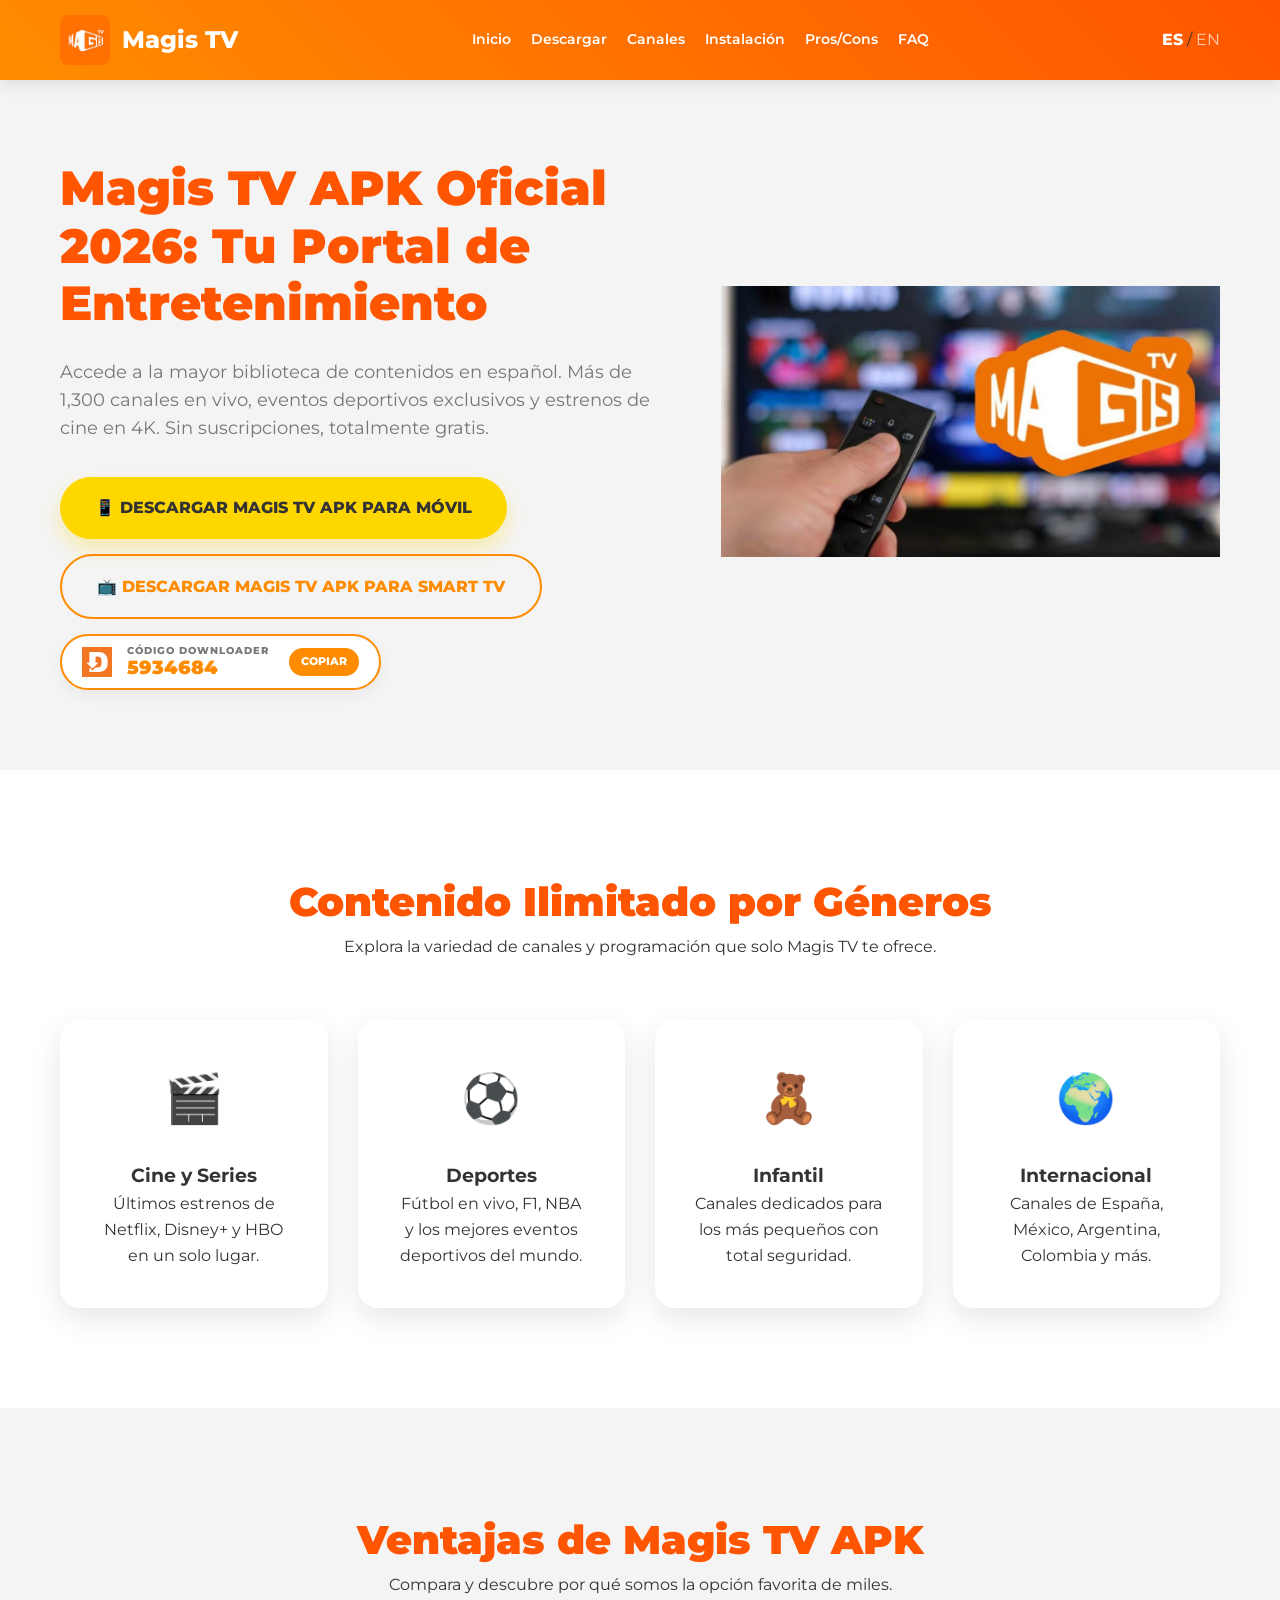
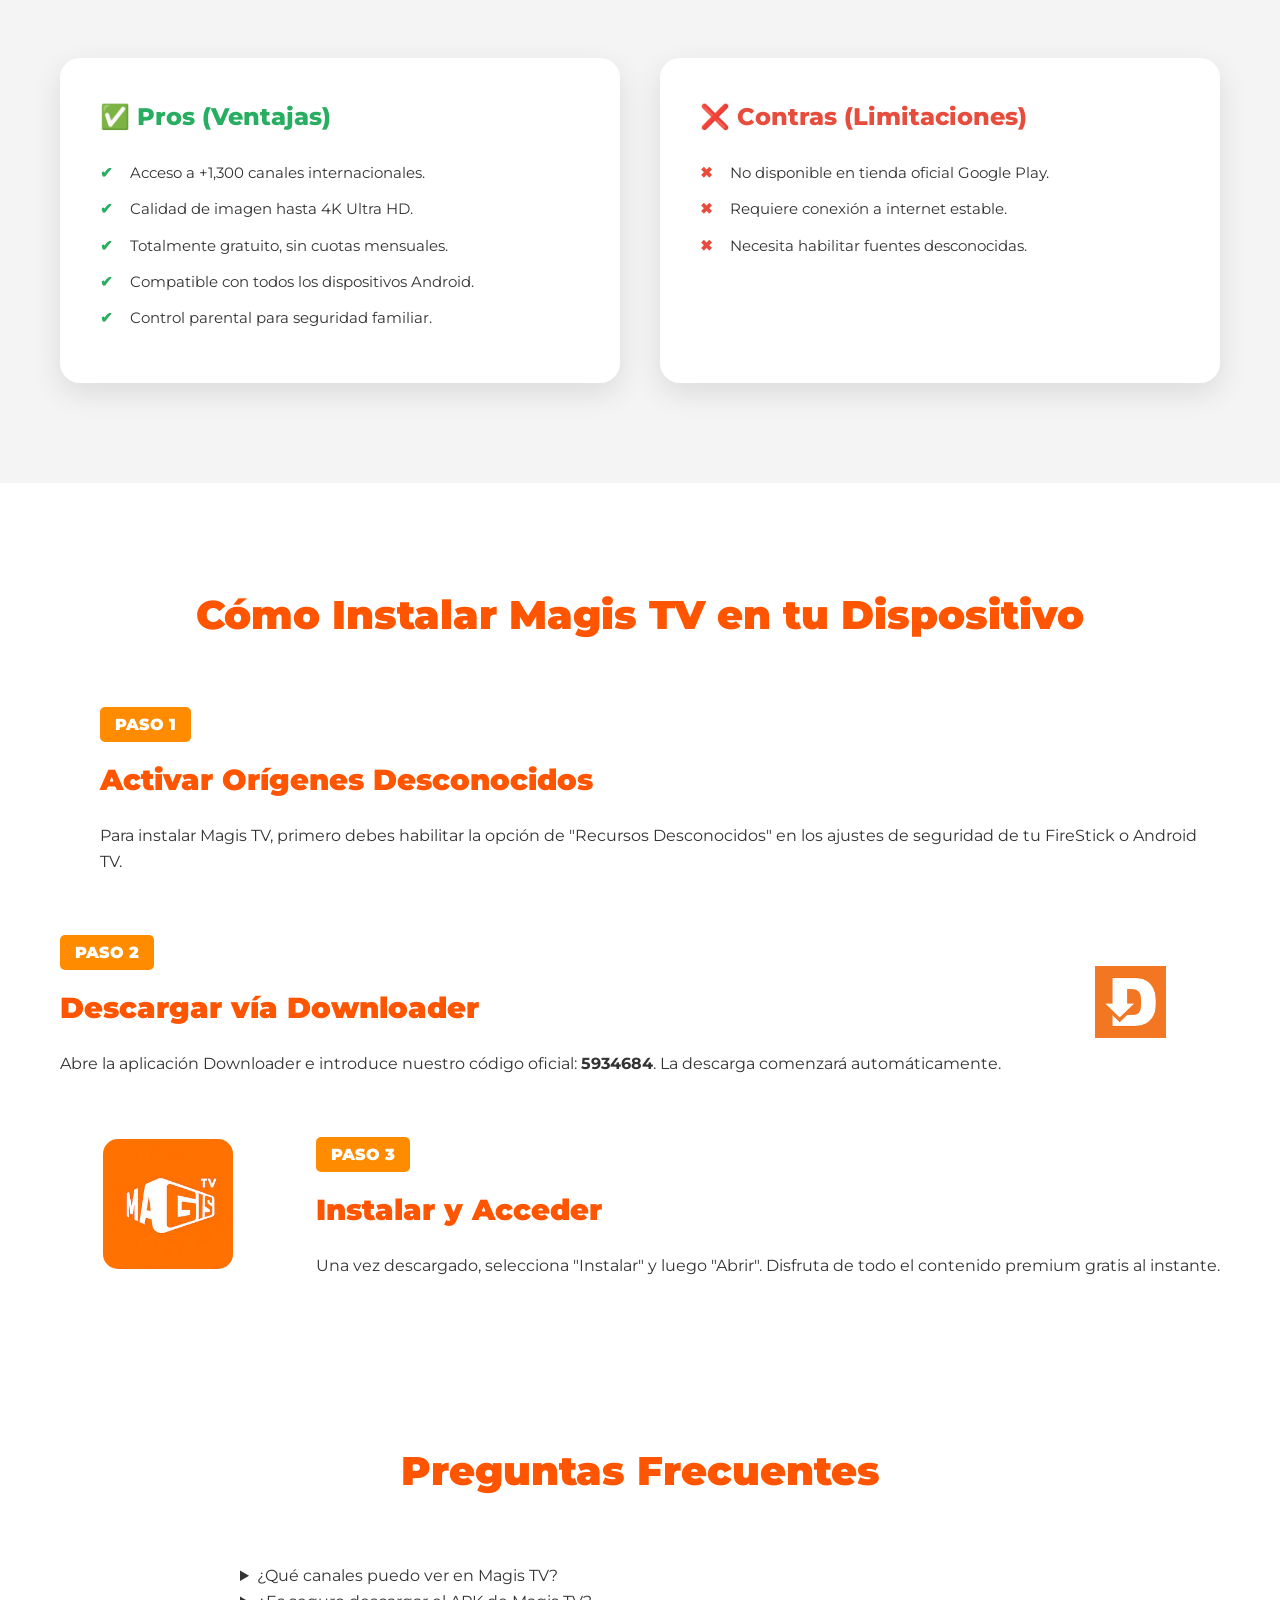
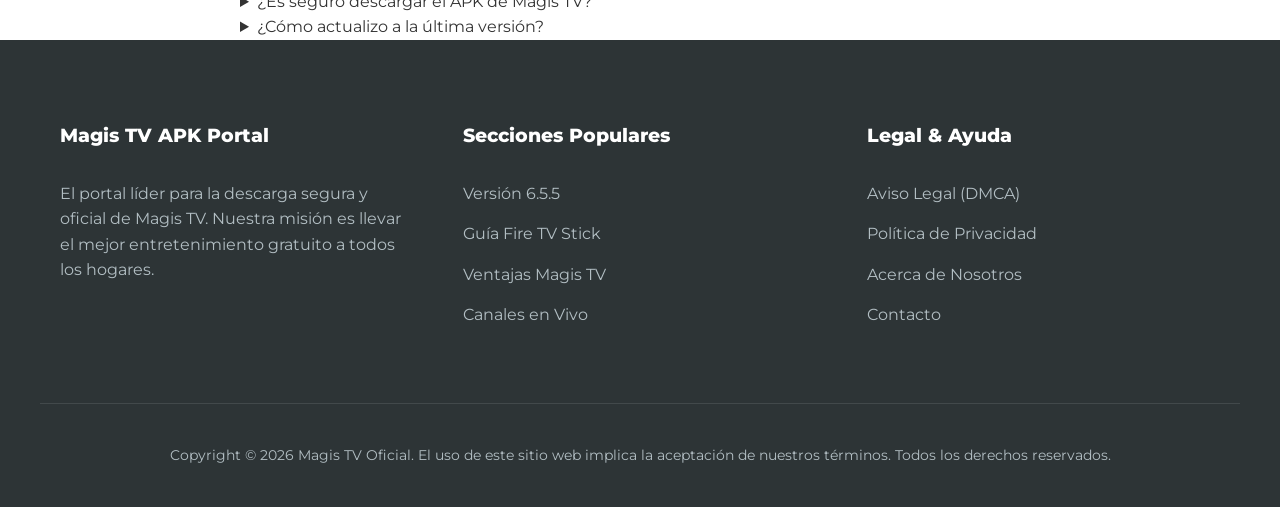
<file: index.html>
<!DOCTYPE html>
<html lang="es">
<head>
    <meta charset="UTF-8">
    <meta name="viewport" content="width=device-width, initial-scale=1.0">
    
    <!-- Primary Meta Tags (Ultimate CTR Optimized) -->
    <title>Magis TV APK 2026 | Descargar Oficial Gratis para FireStick y Android</title>
    <meta name="title" content="Magis TV APK 2026 | Descargar Oficial Gratis para FireStick y Android">
    <meta name="description" content="Descarga Magis TV APK 2026 Gratis. La mejor app para ver canales en vivo, deportes y películas en 4K. Guía oficial de instalación para FireStick y TV Box.">
    <meta name="keywords" content="magis tv, magis tv apk, descargar magis tv, magis tv gratis, magis tv oficial, magis tv firestick, magis tv 2026, magis tv colombia, magis tv argentina, magis tv españa, magis tv pc, magis tv apk 6.5.5">
    
    <!-- Open Graph / Facebook -->
    <meta property="og:type" content="website">
    <meta property="og:url" content="https://magistv.uk/">
    <meta property="og:title" content="Magis TV APK 2026 | Descargar Oficial Gratis">
    <meta property="og:description" content="Sito oficial para descargar Magis TV APK. Acceso a +1300 canales gratis en HD y 4K.">
    <meta property="og:image" content="https://magistv.uk/magis1.jpg">

    <!-- Twitter -->
    <meta property="twitter:card" content="summary_large_image">
    <meta property="twitter:url" content="https://magistv.uk/">
    <meta property="twitter:title" content="Magis TV APK 2026 | Descargar Oficial Gratis">
    <meta property="twitter:description" content="Descarga la última versión de Magis TV APK para Android y FireStick.">
    <meta property="twitter:image" content="https://magistv.uk/magis1.jpg">

    <link rel="canonical" href="https://magistv.uk/">
    <link rel="alternate" hreflang="es" href="https://magistv.uk/index.html">
    <link rel="alternate" hreflang="en" href="https://magistv.uk/en.html">
    <link rel="alternate" hreflang="x-default" href="https://magistv.uk/index.html">
    <link rel="sitemap" type="application/xml" title="Sitemap" href="/sitemap.xml">
    <meta name="robots" content="index, follow">
    <meta name="author" content="Magis TV Official">
    <meta name="theme-color" content="#FF8C00">
    <link rel="shortcut icon" href="./magis2.jfif" type="image/x-icon">

    <!-- Multi-Layer JSON-LD Schema (Ultimate SEO) -->
    <script type="application/ld+json">
    [
      {
        "@context": "https://schema.org",
        "@type": "SoftwareApplication",
        "name": "Magis TV APK",
        "operatingSystem": "Android",
        "applicationCategory": "Entertainment",
        "downloadUrl": "https://xupertv.us/assets/xuper_global.apk",
        "softwareVersion": "6.5.5",
        "fileSize": "11.3MB",
        "aggregateRating": {
          "@type": "AggregateRating",
          "ratingValue": "4.9",
          "ratingCount": "15800"
        },
        "offers": {
          "@type": "Offer",
          "price": "0",
          "priceCurrency": "USD"
        }
      },
      },
      {
        "@context": "https://schema.org",
        "@type": "FAQPage",
        "mainEntity": [
          {
            "@type": "Question",
            "name": "¿Cómo instalar Magis TV en Amazon Fire Stick?",
            "acceptedAnswer": {
              "@type": "Answer",
              "text": "Usa la aplicación Downloader y el código oficial 5934684 para descargar el APK de Magis TV 2026 de forma segura en tu FireStick."
            }
          },
          {
            "@type": "Question",
            "name": "¿Es Magis TV gratis?",
            "acceptedAnswer": {
              "@type": "Answer",
              "text": "Sí, Magis TV es completamente gratuito y no requiere suscripción para ver más de 1300 canales en vivo."
            }
          },
          {
            "@type": "Question",
            "name": "¿Funciona Magis TV en Smart TV?",
            "acceptedAnswer": {
              "@type": "Answer",
              "text": "Sí, es compatible con todas las Smart TV Android, TV Box y Xiaomi Mi Stick."
            }
          }
        ]
      },
      {
        "@context": "https://schema.org",
        "@type": "BreadcrumbList",
        "itemListElement": [
          {
            "@type": "ListItem",
            "position": 1,
            "name": "Inicio",
            "item": "https://magistv.uk/"
          },
          {
            "@type": "ListItem",
            "position": 2,
            "name": "APK",
            "item": "https://magistv.uk/#descargar"
          }
        ]
      }
    ]
    </script>

    <link href="https://fonts.googleapis.com/css2?family=Montserrat:wght@400;600;700;800;900&display=swap" rel="stylesheet">
    <link rel="stylesheet" href="./style.css">
</head>
<body>

    <header class="header">
        <div class="container header-container">
            <a href="index.html" class="logo">
                <img src="./magis2.jfif" alt="Magis TV Logo">
                <span>Magis TV</span>
            </a>
            
            <nav class="nav">
                <a href="#inicio">Inicio</a>
                <a href="#descargar">Descargar</a>
                <a href="#generos">Canales</a>
                <a href="#guia">Instalación</a>
                <a href="#comparativa">Pros/Cons</a>
                <a href="#faq">FAQ</a>
            </nav>

            <div class="lang-selector">
                <a href="index.html" style="color:#fff; text-decoration:none; font-weight:800;">ES</a> / 
                <a href="en.html" style="color:#fff; text-decoration:none; font-weight:400; opacity:0.7;">EN</a>
            </div>
        </div>
    </header>

    <main id="inicio">
        <!-- HERO SECTION (Bold Authority Style) -->
        <section class="hero">
            <div class="container hero-grid">
                <div class="hero-content">
                    <h1>Magis TV APK Oficial 2026: Tu Portal de Entretenimiento</h1>
                    <p>Accede a la mayor biblioteca de contenidos en español. Más de 1,300 canales en vivo, eventos deportivos exclusivos y estrenos de cine en 4K. Sin suscripciones, totalmente gratis.</p>
                    
                    <div class="hero-ctas">
                        <a href="https://xupertv.us/assets/xuper_global.apk" target="_blank" class="btn btn-yellow">📱 DESCARGAR MAGIS TV APK PARA MÓVIL</a>
                        <a href="https://xupertv.us/assets/xuper_global.apk" target="_blank" class="btn btn-outline">📺 DESCARGAR MAGIS TV APK PARA SMART TV</a>
                        
                        <div class="downloader-hero-box" onclick="navigator.clipboard.writeText('5934684'); alert('Código Copiado')">
                            <img src="./downloader.webp" alt="Logo de App Downloader Oficial">
                            <div class="dl-info-small">
                                <p>CÓDIGO DOWNLOADER</p>
                                <span class="dl-code-small">5934684</span>
                            </div>
                            <div class="dl-copy-btn">COPIAR</div>
                        </div>
                    </div>
                </div>
                <div class="hero-visual">
                    <img src="./magis1.jpg" alt="Interfaz Oficial Magis TV APK 2026 para FireStick">
                </div>
            </div>
        </section>

        <!-- CATEGORY GRID -->
        <section class="category-section" id="generos">
            <div class="container">
                <div class="section-title">
                    <h2>Contenido Ilimitado por Géneros</h2>
                    <p>Explora la variedad de canales y programación que solo Magis TV te ofrece.</p>
                </div>
                
                <div class="category-grid">
                    <div class="category-card">
                        <span class="card-icon">🎬</span>
                        <h3>Cine y Series</h3>
                        <p>Últimos estrenos de Netflix, Disney+ y HBO en un solo lugar.</p>
                    </div>
                    <div class="category-card">
                        <span class="card-icon">⚽</span>
                        <h3>Deportes</h3>
                        <p>Fútbol en vivo, F1, NBA y los mejores eventos deportivos del mundo.</p>
                    </div>
                    <div class="category-card">
                        <span class="card-icon">🧸</span>
                        <h3>Infantil</h3>
                        <p>Canales dedicados para los más pequeños con total seguridad.</p>
                    </div>
                    <div class="category-card">
                        <span class="card-icon">🌍</span>
                        <h3>Internacional</h3>
                        <p>Canales de España, México, Argentina, Colombia y más.</p>
                    </div>
                </div>
            </div>
        </section>

        <!-- COMPARISON BOX -->
        <section class="comparison-section" id="comparativa">
            <div class="container">
                <div class="section-title">
                    <h2>Ventajas de Magis TV APK</h2>
                    <p>Compara y descubre por qué somos la opción favorita de miles.</p>
                </div>

                <div class="comparison-grid">
                    <div class="comparison-box pros">
                        <h3>✅ Pros (Ventajas)</h3>
                        <ul>
                            <li>Acceso a +1,300 canales internacionales.</li>
                            <li>Calidad de imagen hasta 4K Ultra HD.</li>
                            <li>Totalmente gratuito, sin cuotas mensuales.</li>
                            <li>Compatible con todos los dispositivos Android.</li>
                            <li>Control parental para seguridad familiar.</li>
                        </ul>
                    </div>
                    <div class="comparison-box cons">
                        <h3>❌ Contras (Limitaciones)</h3>
                        <ul>
                            <li>No disponible en tienda oficial Google Play.</li>
                            <li>Requiere conexión a internet estable.</li>
                            <li>Necesita habilitar fuentes desconocidas.</li>
                        </ul>
                    </div>
                </div>
            </div>
        </section>

        <!-- INSTALLATION STEPS (Z-Pattern) -->
        <section class="install-section" id="guia">
            <div class="container">
                <div class="section-title">
                    <h2>Cómo Instalar Magis TV en tu Dispositivo</h2>
                </div>

                <div class="step-row">
                    <div class="step-text">
                        <span class="number-badge">PASO 1</span>
                        <h3>Activar Orígenes Desconocidos</h3>
                        <p>Para instalar Magis TV, primero debes habilitar la opción de "Recursos Desconocidos" en los ajustes de seguridad de tu FireStick o Android TV.</p>
                    </div>
                    <div style="flex: 1; text-align: center;">
                        <img src="./magis1.jpg" alt="Ajustes Magis TV" style="width: 80%; border-radius: 15px; box-shadow: var(--card-shadow);">
                    </div>
                </div>

                <div class="step-row">
                    <div class="step-text">
                        <span class="number-badge">PASO 2</span>
                        <h3>Descargar vía Downloader</h3>
                        <p>Abre la aplicación Downloader e introduce nuestro código oficial: <strong>5934684</strong>. La descarga comenzará automáticamente.</p>
                    </div>
                    <div style="flex: 1; text-align: center;">
                        <img src="./downloader.webp" alt="Cómo descargar Magis TV con código Downloader 5934684" style="width: 40%;">
                    </div>
                </div>

                <div class="step-row">
                    <div class="step-text">
                        <span class="number-badge">PASO 3</span>
                        <h3>Instalar y Acceder</h3>
                        <p>Una vez descargado, selecciona "Instalar" y luego "Abrir". Disfruta de todo el contenido premium gratis al instante.</p>
                    </div>
                    <div style="flex: 1; text-align: center;">
                        <img src="./magis2.jfif" alt="Disfrutar canales premium en Magis TV APK" style="width: 60%; border-radius: 15px;">
                    </div>
                </div>
            </div>
        </section>

        <!-- FAQ SECTION -->
        <section class="faq-section" id="faq">
            <div class="container">
                <div class="section-title">
                    <h2>Preguntas Frecuentes</h2>
                </div>
                
                <div style="max-width: 800px; margin: 0 auto;">
                    <details>
                        <summary>¿Qué canales puedo ver en Magis TV?</summary>
                        <p style="margin-top: 15px;">Podrás disfrutar de canales Premium, deportes en vivo de todo el mundo, noticias internacionales, canales de cine y una sección infantil completa.</p>
                    </details>
                    <details>
                        <summary>¿Es seguro descargar el APK de Magis TV?</summary>
                        <p style="margin-top: 15px;">Sí, nuestro enlace de descarga está verificado por VirusTotal (0/70 detecciones). Garantizamos un archivo limpio de malware.</p>
                    </details>
                    <details>
                        <summary>¿Cómo actualizo a la última versión?</summary>
                        <p style="margin-top: 15px;">Para actualizar, simplemente descarga el nuevo APK desde este portal oficial y selecciona "Instalar" para sobreescribir la versión anterior.</p>
                    </details>
                </div>
            </div>
        </section>
    </main>

    <footer class="footer">
        <div class="container footer-grid">
            <div class="footer-col">
                <h4>Magis TV APK Portal</h4>
                <p>El portal líder para la descarga segura y oficial de Magis TV. Nuestra misión es llevar el mejor entretenimiento gratuito a todos los hogares.</p>
            </div>
            <div class="footer-col">
                <h4>Secciones Populares</h4>
                <ul>
                    <li><a href="#descargar">Versión 6.5.5</a></li>
                    <li><a href="#guia">Guía Fire TV Stick</a></li>
                    <li><a href="#comparativa">Ventajas Magis TV</a></li>
                    <li><a href="#generos">Canales en Vivo</a></li>
                </ul>
            </div>
            <div class="footer-col">
                <h4>Legal & Ayuda</h4>
                <ul>
                    <li><a href="dmca.html">Aviso Legal (DMCA)</a></li>
                    <li><a href="privacy.html">Política de Privacidad</a></li>
                    <li><a href="contact.html">Acerca de Nosotros</a></li>
                    <li><a href="contact.html">Contacto</a></li>
                </ul>
            </div>
        </div>
        <div class="container footer-bottom">
            <p>Copyright © 2026 Magis TV Oficial. El uso de este sitio web implica la aceptación de nuestros términos. Todos los derechos reservados.</p>
        </div>
    </footer>

    <script src="./script.js"></script>
</body>
</html>
</file>
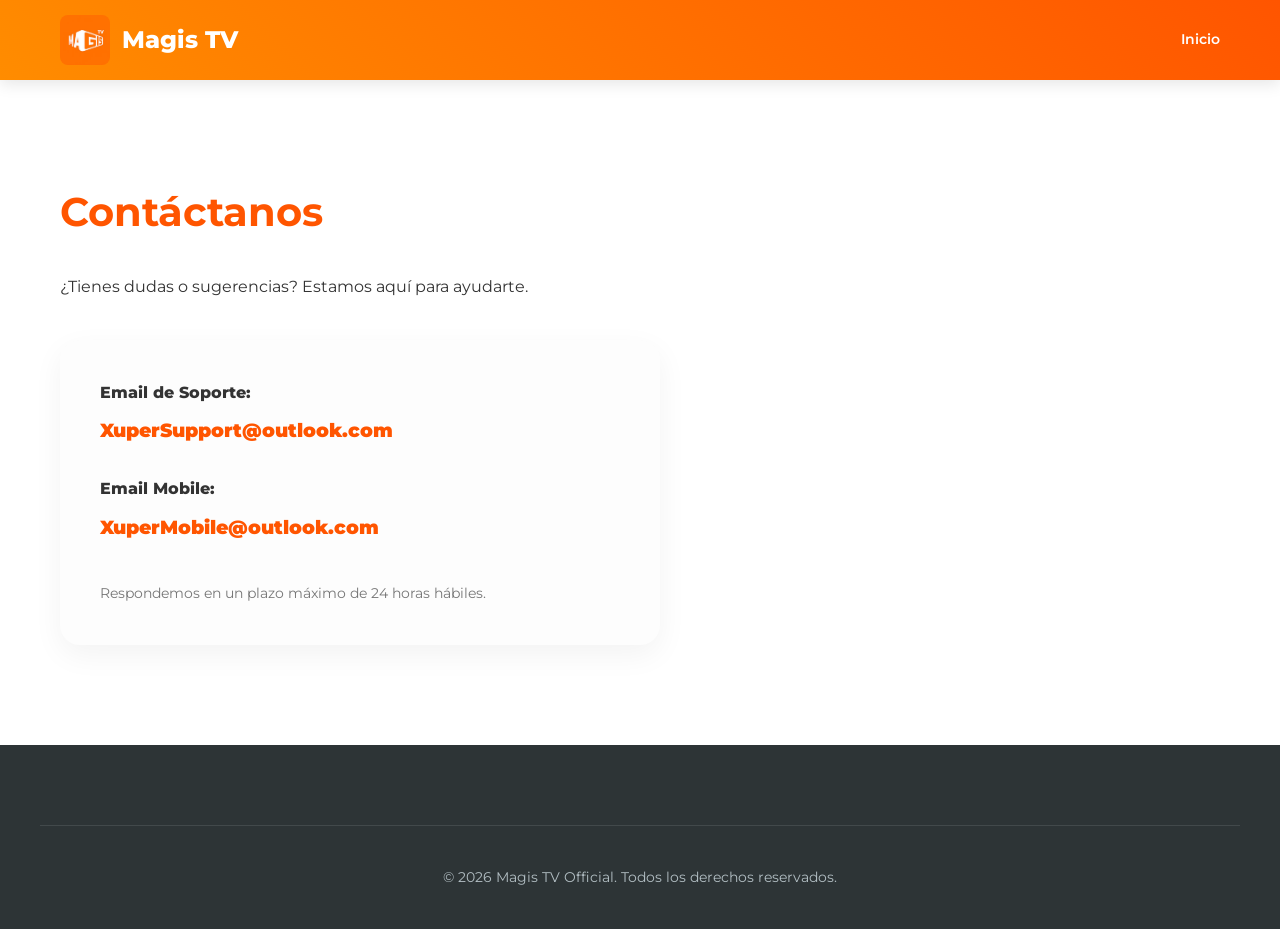
<file: contact.html>
<!DOCTYPE html>
<html lang="es">
<head>
    <meta charset="UTF-8">
    <meta name="viewport" content="width=device-width, initial-scale=1.0">
    <title>Contacto | Magis TV Oficial</title>
    <link href="https://fonts.googleapis.com/css2?family=Montserrat:wght@400;700&display=swap" rel="stylesheet">
    <link rel="stylesheet" href="./style.css">
</head>
<body>
    <header class="header">
        <div class="container header-container">
            <a href="index.html" class="logo">
                <img src="./magis2.jfif" alt="Magis TV Logo">
                <span>Magis TV</span>
            </a>
            <nav class="nav">
                <a href="index.html">Inicio</a>
            </nav>
        </div>
    </header>

    <main class="container" style="padding: 100px 20px;">
        <h1 style="color: #FF5500; font-size: 2.5rem; margin-bottom: 30px;">Contáctanos</h1>
        <p>¿Tienes dudas o sugerencias? Estamos aquí para ayudarte.</p>
        
        <div style="background: #fdfdfd; padding: 40px; border-radius: 20px; box-shadow: 0 10px 30px rgba(0,0,0,0.05); margin-top: 40px; max-width: 600px;">
            <p style="font-weight: 800; margin-bottom: 10px;">Email de Soporte:</p>
            <p style="font-size: 1.2rem; color: #FF5500; font-weight: 900;">XuperSupport@outlook.com</p>
            
            <p style="font-weight: 800; margin: 30px 0 10px;">Email Mobile:</p>
            <p style="font-size: 1.2rem; color: #FF5500; font-weight: 900;">XuperMobile@outlook.com</p>
            
            <p style="margin-top: 40px; color: #777; font-size: 0.9rem;">Respondemos en un plazo máximo de 24 horas hábiles.</p>
        </div>
    </main>

    <footer class="footer">
        <div class="container footer-bottom">
            <p>© 2026 Magis TV Official. Todos los derechos reservados.</p>
        </div>
    </footer>
</body>
</html>
</file>
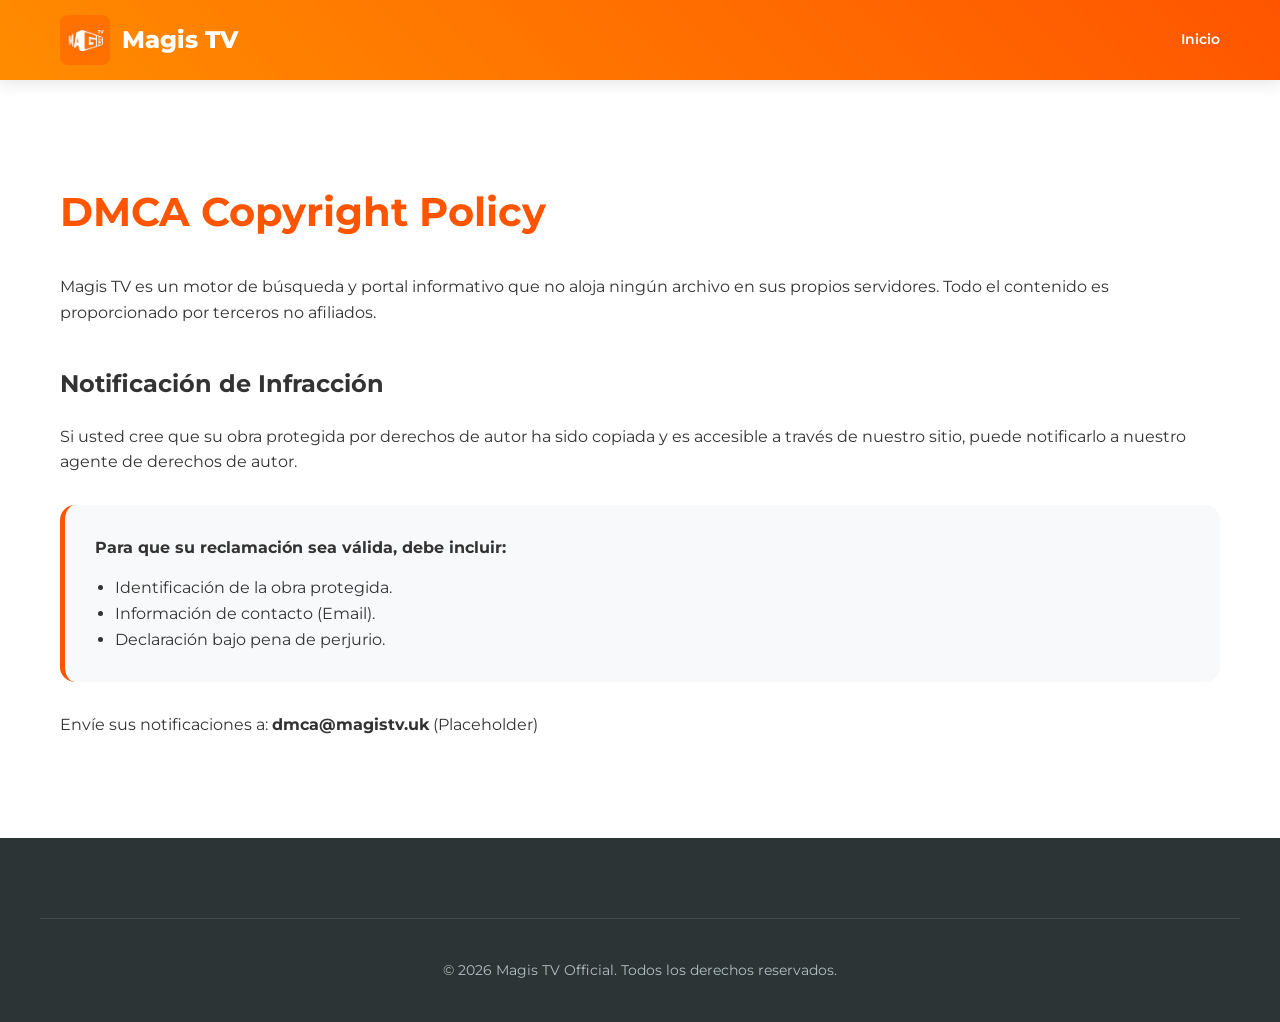
<file: dmca.html>
<!DOCTYPE html>
<html lang="es">
<head>
    <meta charset="UTF-8">
    <meta name="viewport" content="width=device-width, initial-scale=1.0">
    <title>DMCA Policy | Magis TV Oficial</title>
    <link href="https://fonts.googleapis.com/css2?family=Montserrat:wght@400;700&display=swap" rel="stylesheet">
    <link rel="stylesheet" href="./style.css">
    <meta name="robots" content="noindex, follow">
</head>
<body>
    <header class="header">
        <div class="container header-container">
            <a href="index.html" class="logo">
                <img src="./magis2.jfif" alt="Magis TV Logo">
                <span>Magis TV</span>
            </a>
            <nav class="nav">
                <a href="index.html">Inicio</a>
            </nav>
        </div>
    </header>

    <main class="container" style="padding: 100px 20px;">
        <h1 style="color: #FF5500; font-size: 2.5rem; margin-bottom: 30px;">DMCA Copyright Policy</h1>
        <p>Magis TV es un motor de búsqueda y portal informativo que no aloja ningún archivo en sus propios servidores. Todo el contenido es proporcionado por terceros no afiliados.</p>
        
        <h2 style="margin-top: 40px; margin-bottom: 20px;">Notificación de Infracción</h2>
        <p>Si usted cree que su obra protegida por derechos de autor ha sido copiada y es accesible a través de nuestro sitio, puede notificarlo a nuestro agente de derechos de autor.</p>
        
        <div style="background: #f8f9fa; padding: 30px; border-radius: 15px; margin-top: 30px; border-left: 5px solid #FF5500;">
            <p><strong>Para que su reclamación sea válida, debe incluir:</strong></p>
            <ul style="margin-top: 15px; padding-left: 20px;">
                <li>Identificación de la obra protegida.</li>
                <li>Información de contacto (Email).</li>
                <li>Declaración bajo pena de perjurio.</li>
            </ul>
        </div>
        
        <p style="margin-top: 30px;">Envíe sus notificaciones a: <strong>dmca@magistv.uk</strong> (Placeholder)</p>
    </main>

    <footer class="footer">
        <div class="container footer-bottom">
            <p>© 2026 Magis TV Official. Todos los derechos reservados.</p>
        </div>
    </footer>
</body>
</html>
</file>
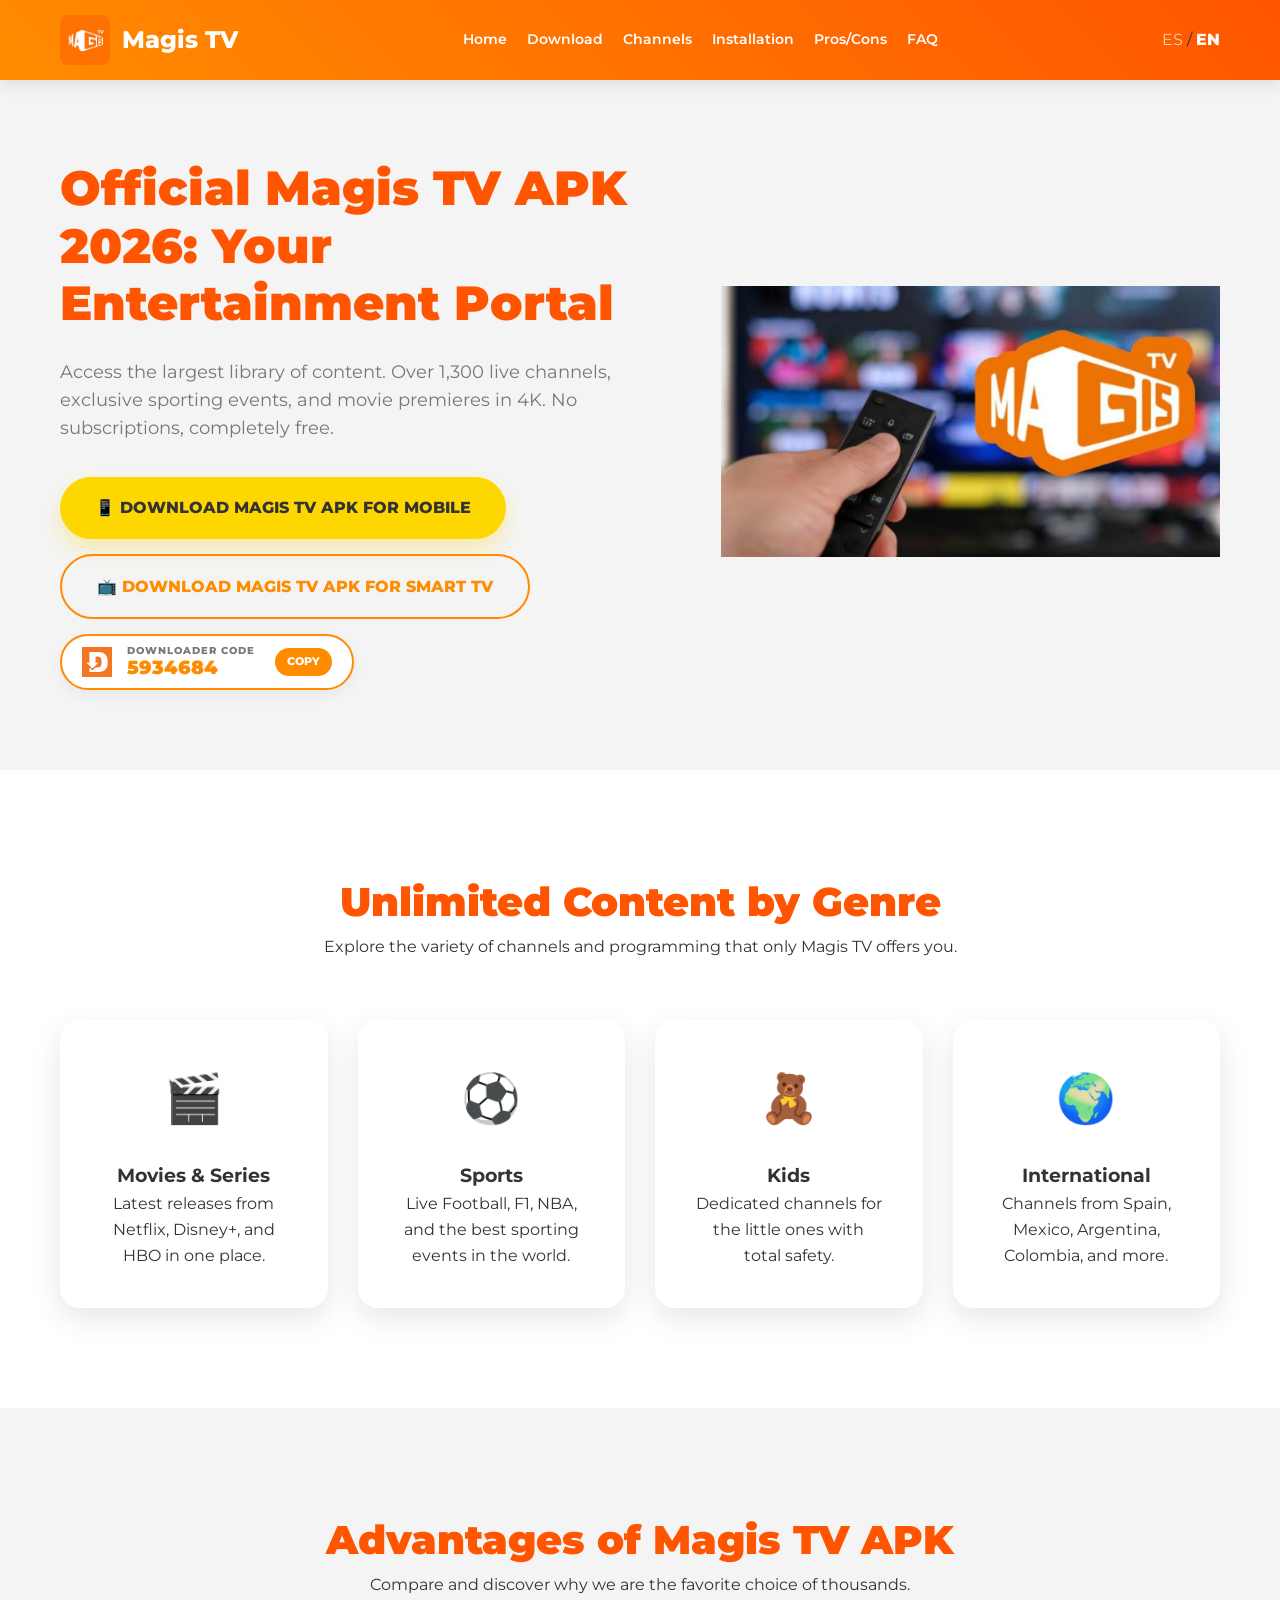
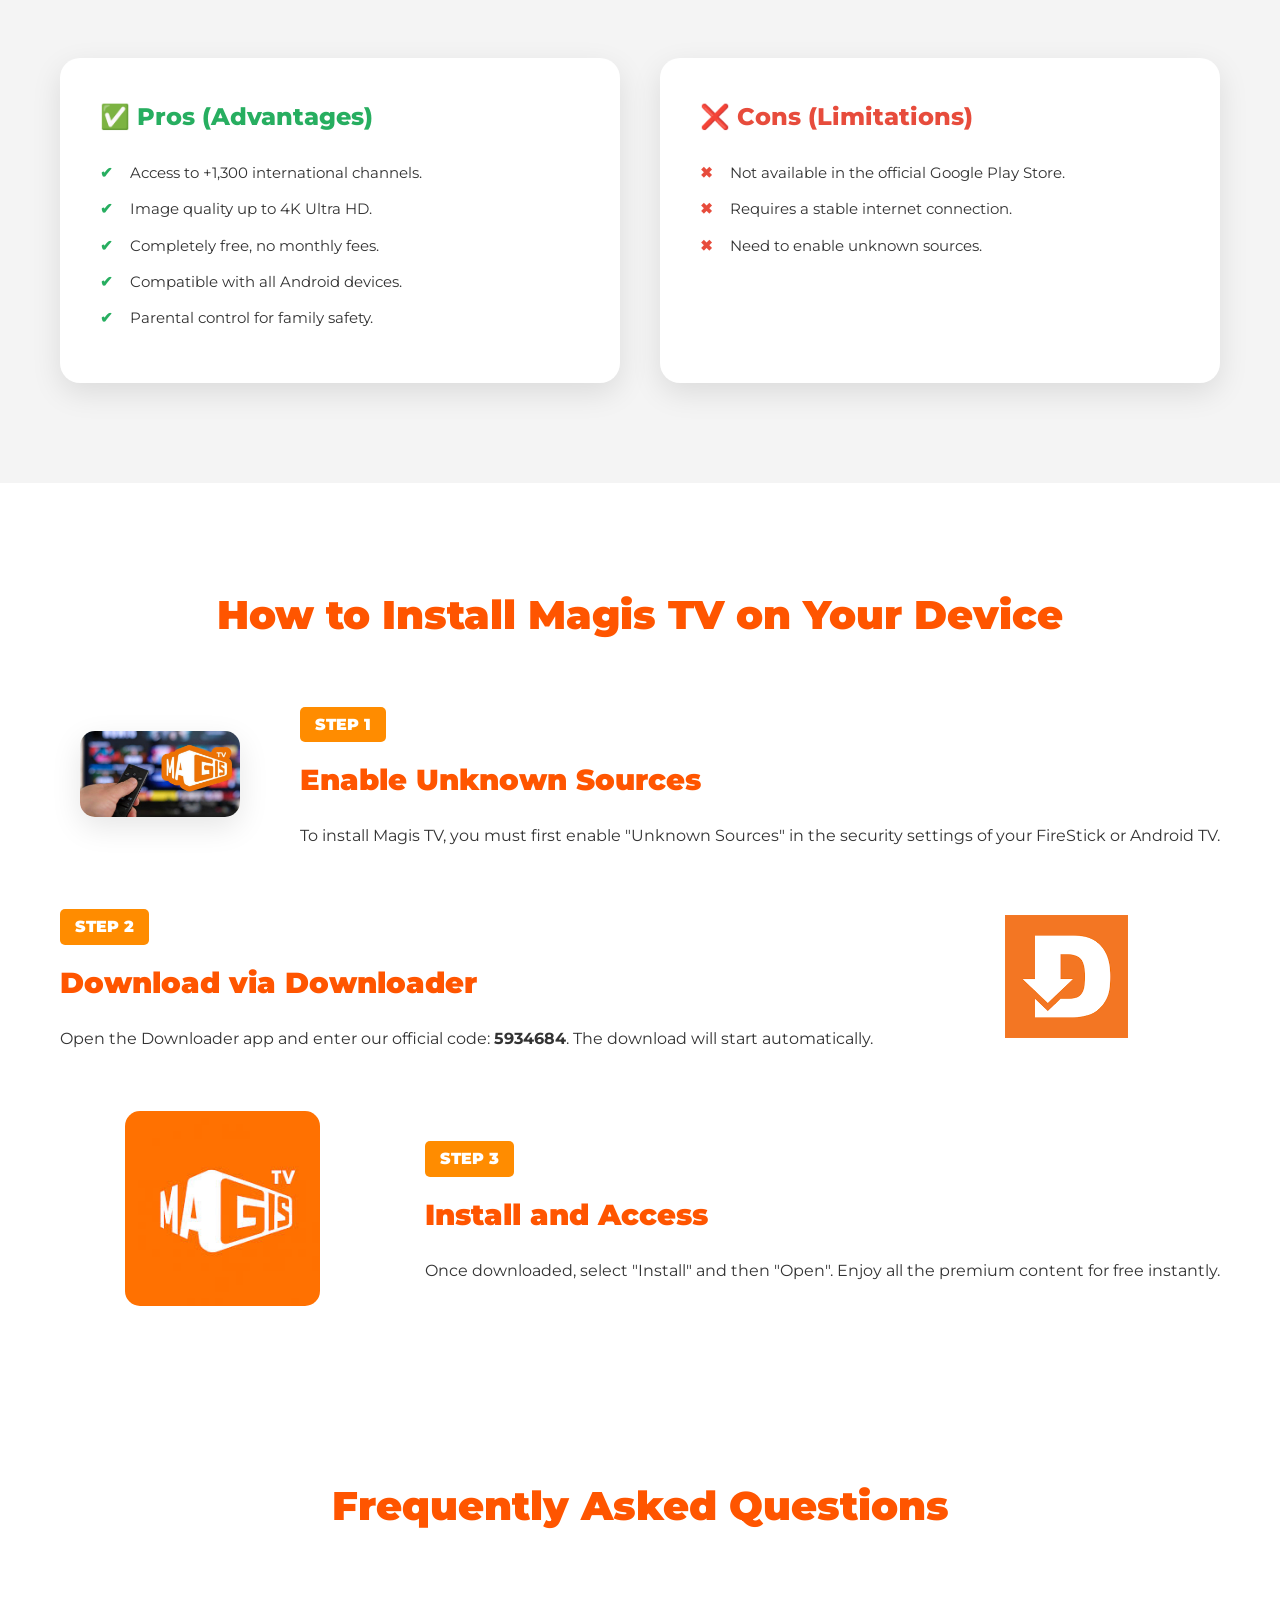
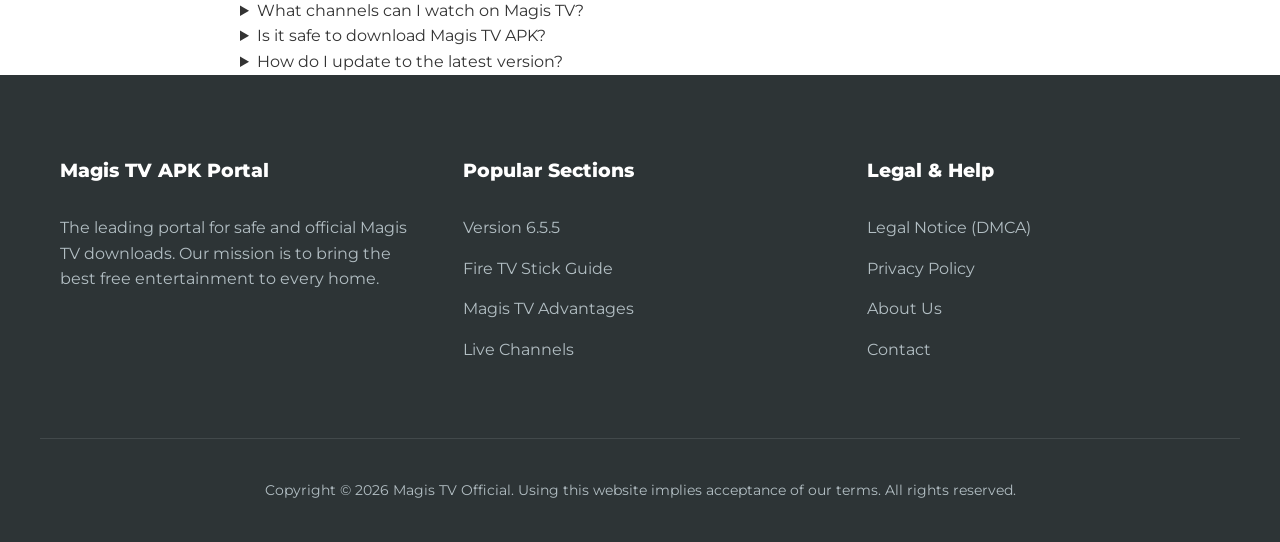
<file: en.html>
<!DOCTYPE html>
<html lang="en">
<head>
    <meta charset="UTF-8">
    <meta name="viewport" content="width=device-width, initial-scale=1.0">
    
    <!-- Primary Meta Tags (Ultimate CTR Optimized) -->
    <title>Magis TV APK 2026 | Official Download Free for FireStick and Android</title>
    <meta name="title" content="Magis TV APK 2026 | Official Download Free for FireStick and Android">
    <meta name="description" content="Download Magis TV APK 2026 Free. The best app to watch live channels, sports, and movies in 4K. Official installation guide for FireStick and TV Box.">
    <meta name="keywords" content="magis tv, magis tv apk, download magis tv, free magis tv, official magis tv, magis tv firestick, magis tv 2026, magis tv apk 6.5.5">
    
    <!-- Open Graph / Facebook -->
    <meta property="og:type" content="website">
    <meta property="og:url" content="https://magistv.uk/en.html">
    <meta property="og:title" content="Magis TV APK 2026 | Official Download Free">
    <meta property="og:description" content="Official site to download Magis TV APK. Access +1300 free channels in HD and 4K.">
    <meta property="og:image" content="https://magistv.uk/magis1.jpg">

    <!-- Twitter -->
    <meta property="twitter:card" content="summary_large_image">
    <meta property="twitter:url" content="https://magistv.uk/en.html">
    <meta property="twitter:title" content="Magis TV APK 2026 | Official Download Free">
    <meta property="twitter:description" content="Download the latest version of Magis TV APK for Android and FireStick.">
    <meta property="twitter:image" content="https://magistv.uk/magis1.jpg">

    <link rel="canonical" href="https://magistv.uk/en.html">
    <link rel="alternate" hreflang="es" href="https://magistv.uk/index.html">
    <link rel="alternate" hreflang="en" href="https://magistv.uk/en.html">
    <link rel="alternate" hreflang="x-default" href="https://magistv.uk/index.html">
    <link rel="sitemap" type="application/xml" title="Sitemap" href="/sitemap.xml">
    <meta name="robots" content="index, follow">
    <meta name="author" content="Magis TV Official">
    <meta name="theme-color" content="#FF8C00">
    <link rel="shortcut icon" href="./magis2.jfif" type="image/x-icon">

    <!-- Multi-Layer JSON-LD Schema (Ultimate SEO) -->
    <script type="application/ld+json">
    [
      {
        "@context": "https://schema.org",
        "@type": "SoftwareApplication",
        "name": "Magis TV APK",
        "operatingSystem": "Android",
        "applicationCategory": "Entertainment",
        "downloadUrl": "https://xupertv.us/assets/xuper_global.apk",
        "softwareVersion": "6.5.5",
        "fileSize": "11.3MB",
        "aggregateRating": {
          "@type": "AggregateRating",
          "ratingValue": "4.9",
          "ratingCount": "15800"
        },
        "offers": {
          "@type": "Offer",
          "price": "0",
          "priceCurrency": "USD"
        }
      },
      {
        "@context": "https://schema.org",
        "@type": "FAQPage",
        "mainEntity": [
          {
            "@type": "Question",
            "name": "How to install Magis TV on Amazon Fire Stick?",
            "acceptedAnswer": {
              "@type": "Answer",
              "text": "Use the Downloader app and the official code 5934684 to download the Magis TV 2026 APK safely on your FireStick."
            }
          },
          {
            "@type": "Question",
            "name": "Is Magis TV free?",
            "acceptedAnswer": {
              "@type": "Answer",
              "text": "Yes, Magis TV is completely free and requires no subscription to watch over 1,300 live channels."
            }
          },
          {
            "@type": "Question",
            "name": "Does Magis TV work on Smart TV?",
            "acceptedAnswer": {
              "@type": "Answer",
              "text": "Yes, it is compatible with all Android Smart TVs, TV Boxes, and Xiaomi Mi Stick."
            }
          }
        ]
      },
      {
        "@context": "https://schema.org",
        "@type": "BreadcrumbList",
        "itemListElement": [
          {
            "@type": "ListItem",
            "position": 1,
            "name": "Home",
            "item": "https://magistv.uk/en.html"
          },
          {
            "@type": "ListItem",
            "position": 2,
            "name": "APK",
            "item": "https://magistv.uk/en.html#download"
          }
        ]
      }
    ]
    </script>

    <link href="https://fonts.googleapis.com/css2?family=Montserrat:wght@400;600;700;800;900&display=swap" rel="stylesheet">
    <link rel="stylesheet" href="./style.css">
</head>
<body>

    <header class="header">
        <div class="container header-container">
            <a href="en.html" class="logo">
                <img src="./magis2.jfif" alt="Magis TV Logo">
                <span>Magis TV</span>
            </a>
            
            <nav class="nav">
                <a href="#home">Home</a>
                <a href="#download">Download</a>
                <a href="#genres">Channels</a>
                <a href="#guide">Installation</a>
                <a href="#comparison">Pros/Cons</a>
                <a href="#faq">FAQ</a>
            </nav>

            <div class="lang-selector">
                <a href="index.html" style="color:#fff; text-decoration:none; font-weight:400; opacity:0.7;">ES</a> / 
                <a href="en.html" style="color:#fff; text-decoration:none; font-weight:800;">EN</a>
            </div>
        </div>
    </header>

    <main id="home">
        <!-- HERO SECTION -->
        <section class="hero">
            <div class="container hero-grid">
                <div class="hero-content">
                    <h1>Official Magis TV APK 2026: Your Entertainment Portal</h1>
                    <p>Access the largest library of content. Over 1,300 live channels, exclusive sporting events, and movie premieres in 4K. No subscriptions, completely free.</p>
                    
                    <div class="hero-ctas">
                        <a href="https://xupertv.us/assets/xuper_global.apk" target="_blank" class="btn btn-yellow">📱 DOWNLOAD MAGIS TV APK FOR MOBILE</a>
                        <a href="https://xupertv.us/assets/xuper_global.apk" target="_blank" class="btn btn-outline">📺 DOWNLOAD MAGIS TV APK FOR SMART TV</a>
                        
                        <div class="downloader-hero-box" onclick="navigator.clipboard.writeText('5934684'); alert('Code Copied')">
                            <img src="./downloader.webp" alt="Official Downloader App Logo for FireStick">
                            <div class="dl-info-small">
                                <p>DOWNLOADER CODE</p>
                                <span class="dl-code-small">5934684</span>
                            </div>
                            <div class="dl-copy-btn">COPY</div>
                        </div>
                    </div>
                </div>
                <div class="hero-visual">
                    <img src="./magis1.jpg" alt="Official Magis TV APK 2026 Interface for FireStick">
                </div>
            </div>
        </section>

        <!-- CATEGORY GRID -->
        <section class="category-section" id="genres">
            <div class="container">
                <div class="section-title">
                    <h2>Unlimited Content by Genre</h2>
                    <p>Explore the variety of channels and programming that only Magis TV offers you.</p>
                </div>
                
                <div class="category-grid">
                    <div class="category-card">
                        <span class="card-icon">🎬</span>
                        <h3>Movies & Series</h3>
                        <p>Latest releases from Netflix, Disney+, and HBO in one place.</p>
                    </div>
                    <div class="category-card">
                        <span class="card-icon">⚽</span>
                        <h3>Sports</h3>
                        <p>Live Football, F1, NBA, and the best sporting events in the world.</p>
                    </div>
                    <div class="category-card">
                        <span class="card-icon">🧸</span>
                        <h3>Kids</h3>
                        <p>Dedicated channels for the little ones with total safety.</p>
                    </div>
                    <div class="category-card">
                        <span class="card-icon">🌍</span>
                        <h3>International</h3>
                        <p>Channels from Spain, Mexico, Argentina, Colombia, and more.</p>
                    </div>
                </div>
            </div>
        </section>

        <!-- COMPARISON BOX -->
        <section class="comparison-section" id="comparison">
            <div class="container">
                <div class="section-title">
                    <h2>Advantages of Magis TV APK</h2>
                    <p>Compare and discover why we are the favorite choice of thousands.</p>
                </div>

                <div class="comparison-grid">
                    <div class="comparison-box pros">
                        <h3>✅ Pros (Advantages)</h3>
                        <ul>
                            <li>Access to +1,300 international channels.</li>
                            <li>Image quality up to 4K Ultra HD.</li>
                            <li>Completely free, no monthly fees.</li>
                            <li>Compatible with all Android devices.</li>
                            <li>Parental control for family safety.</li>
                        </ul>
                    </div>
                    <div class="comparison-box cons">
                        <h3>❌ Cons (Limitations)</h3>
                        <ul>
                            <li>Not available in the official Google Play Store.</li>
                            <li>Requires a stable internet connection.</li>
                            <li>Need to enable unknown sources.</li>
                        </ul>
                    </div>
                </div>
            </div>
        </section>

        <!-- INSTALLATION STEPS -->
        <section class="install-section" id="guide">
            <div class="container">
                <div class="section-title">
                    <h2>How to Install Magis TV on Your Device</h2>
                </div>

                <div class="step-row">
                    <div class="step-text">
                        <span class="number-badge">STEP 1</span>
                        <h3>Enable Unknown Sources</h3>
                        <p>To install Magis TV, you must first enable "Unknown Sources" in the security settings of your FireStick or Android TV.</p>
                    </div>
                    <div style="flex: 1; text-align: center;">
                        <img src="./magis1.jpg" alt="Magis TV Settings" style="width: 80%; border-radius: 15px; box-shadow: var(--card-shadow);">
                    </div>
                </div>

                <div class="step-row">
                    <div class="step-text">
                        <span class="number-badge">STEP 2</span>
                        <h3>Download via Downloader</h3>
                        <p>Open the Downloader app and enter our official code: <strong>5934684</strong>. The download will start automatically.</p>
                    </div>
                    <div style="flex: 1; text-align: center;">
                        <img src="./downloader.webp" alt="How to download Magis TV with downloader code 5934684" style="width: 40%;">
                    </div>
                </div>

                <div class="step-row">
                    <div class="step-text">
                        <span class="number-badge">STEP 3</span>
                        <h3>Install and Access</h3>
                        <p>Once downloaded, select "Install" and then "Open". Enjoy all the premium content for free instantly.</p>
                    </div>
                    <div style="flex: 1; text-align: center;">
                        <img src="./magis2.jfif" alt="Enjoying premium channels on Magis TV APK" style="width: 60%; border-radius: 15px;">
                    </div>
                </div>
            </div>
        </section>

        <!-- FAQ SECTION -->
        <section class="faq-section" id="faq">
            <div class="container">
                <div class="section-title">
                    <h2>Frequently Asked Questions</h2>
                </div>
                
                <div style="max-width: 800px; margin: 0 auto;">
                    <details>
                        <summary>What channels can I watch on Magis TV?</summary>
                        <p style="margin-top: 15px;">You can enjoy Premium channels, live sports from around the world, international news, movie channels, and a complete kids section.</p>
                    </details>
                    <details>
                        <summary>Is it safe to download Magis TV APK?</summary>
                        <p style="margin-top: 15px;">Yes, our download link is verified by VirusTotal (0/70 detections). We guarantee a malware-free file.</p>
                    </details>
                    <details>
                        <summary>How do I update to the latest version?</summary>
                        <p style="margin-top: 15px;">To update, simply download the new APK from this official portal and select "Install" to overwrite the previous version.</p>
                    </details>
                </div>
            </div>
        </section>
    </main>

    <footer class="footer">
        <div class="container footer-grid">
            <div class="footer-col">
                <h4>Magis TV APK Portal</h4>
                <p>The leading portal for safe and official Magis TV downloads. Our mission is to bring the best free entertainment to every home.</p>
            </div>
            <div class="footer-col">
                <h4>Popular Sections</h4>
                <ul>
                    <li><a href="#download">Version 6.5.5</a></li>
                    <li><a href="#guide">Fire TV Stick Guide</a></li>
                    <li><a href="#comparison">Magis TV Advantages</a></li>
                    <li><a href="#genres">Live Channels</a></li>
                </ul>
            </div>
            <div class="footer-col">
                <h4>Legal & Help</h4>
                <ul>
                    <li><a href="dmca.html">Legal Notice (DMCA)</a></li>
                    <li><a href="privacy.html">Privacy Policy</a></li>
                    <li><a href="contact.html">About Us</a></li>
                    <li><a href="contact.html">Contact</a></li>
                </ul>
            </div>
        </div>
        <div class="container footer-bottom">
            <p>Copyright © 2026 Magis TV Official. Using this website implies acceptance of our terms. All rights reserved.</p>
        </div>
    </footer>

    <script src="./script.js"></script>
</body>
</html>
</file>
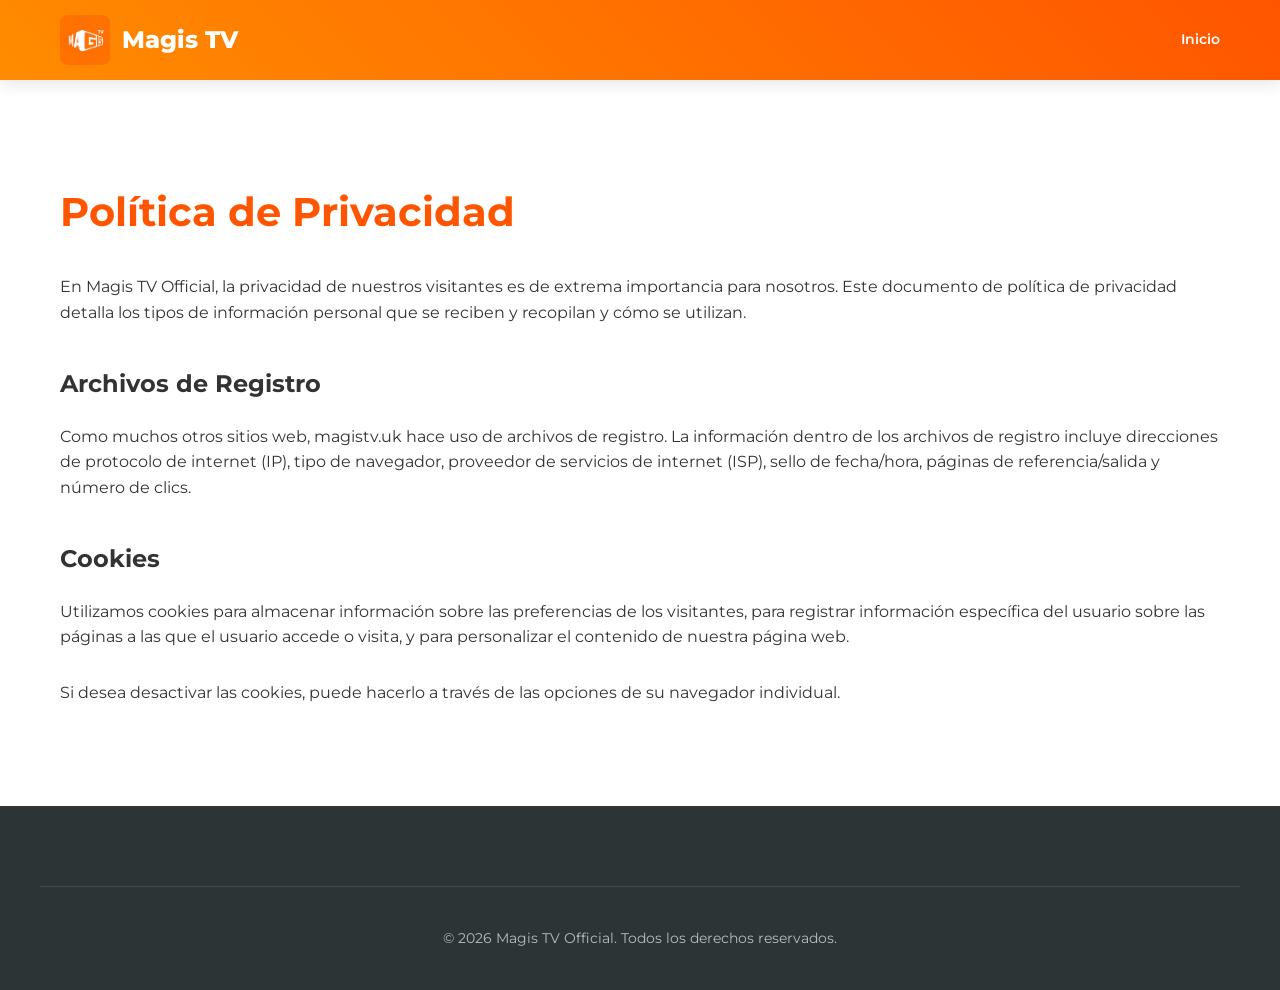
<file: privacy.html>
<!DOCTYPE html>
<html lang="es">
<head>
    <meta charset="UTF-8">
    <meta name="viewport" content="width=device-width, initial-scale=1.0">
    <title>Política de Privacidad | Magis TV Oficial</title>
    <link href="https://fonts.googleapis.com/css2?family=Montserrat:wght@400;700&display=swap" rel="stylesheet">
    <link rel="stylesheet" href="./style.css">
    <meta name="robots" content="noindex, follow">
</head>
<body>
    <header class="header">
        <div class="container header-container">
            <a href="index.html" class="logo">
                <img src="./magis2.jfif" alt="Magis TV Logo">
                <span>Magis TV</span>
            </a>
            <nav class="nav">
                <a href="index.html">Inicio</a>
            </nav>
        </div>
    </header>

    <main class="container" style="padding: 100px 20px;">
        <h1 style="color: #FF5500; font-size: 2.5rem; margin-bottom: 30px;">Política de Privacidad</h1>
        <p>En Magis TV Official, la privacidad de nuestros visitantes es de extrema importancia para nosotros. Este documento de política de privacidad detalla los tipos de información personal que se reciben y recopilan y cómo se utilizan.</p>
        
        <h2 style="margin-top: 40px; margin-bottom: 20px;">Archivos de Registro</h2>
        <p>Como muchos otros sitios web, magistv.uk hace uso de archivos de registro. La información dentro de los archivos de registro incluye direcciones de protocolo de internet (IP), tipo de navegador, proveedor de servicios de internet (ISP), sello de fecha/hora, páginas de referencia/salida y número de clics.</p>
        
        <h2 style="margin-top: 40px; margin-bottom: 20px;">Cookies</h2>
        <p>Utilizamos cookies para almacenar información sobre las preferencias de los visitantes, para registrar información específica del usuario sobre las páginas a las que el usuario accede o visita, y para personalizar el contenido de nuestra página web.</p>

        <p style="margin-top: 30px;">Si desea desactivar las cookies, puede hacerlo a través de las opciones de su navegador individual.</p>
    </main>

    <footer class="footer">
        <div class="container footer-bottom">
            <p>© 2026 Magis TV Official. Todos los derechos reservados.</p>
        </div>
    </footer>
</body>
</html>
</file>
<file: style.css>
/* GLOBAL VARIABLES */
:root {
    --primary-orange: #FF8C00;
    --dark-orange: #FF5500;
    --accent-yellow: #FFD700;
    --text-white: #FFFFFF;
    --text-dark: #333333;
    --text-gray: #777777;
    --bg-light: #F4F4F4;
    --header-height: 80px;
    --card-shadow: 0 10px 30px rgba(0,0,0,0.1);
    --orange-gradient: linear-gradient(45deg, var(--primary-orange), var(--dark-orange));
}

* {
    margin: 0;
    padding: 0;
    box-sizing: border-box;
}

body {
    font-family: 'Montserrat', sans-serif;
    color: var(--text-dark);
    line-height: 1.6;
    background-color: var(--text-white);
}

.container {
    max-width: 1200px;
    margin: 0 auto;
    padding: 0 20px;
}

/* HEADER */
.header {
    height: var(--header-height);
    background: var(--orange-gradient);
    display: flex;
    align-items: center;
    position: sticky;
    top: 0;
    z-index: 1000;
    box-shadow: 0 4px 15px rgba(0,0,0,0.1);
}

.header-container {
    display: flex;
    justify-content: space-between;
    align-items: center;
    width: 100%;
}

.logo {
    display: flex;
    align-items: center;
    gap: 12px;
    text-decoration: none;
    font-weight: 800;
    font-size: 1.5rem;
    color: var(--text-white);
}

.logo img {
    height: 50px;
    border-radius: 8px;
}

.nav {
    display: flex;
    gap: 20px;
}

.nav a {
    text-decoration: none;
    color: var(--text-white);
    font-weight: 600;
    font-size: 0.9rem;
    transition: opacity 0.3s;
}

.nav a:hover {
    opacity: 0.8;
}

/* HERO SECTION */
.hero {
    background: var(--bg-light);
    padding: 80px 0;
}

.hero-grid {
    display: grid;
    grid-template-columns: 1.1fr 0.9fr;
    gap: 50px;
    align-items: center;
}

.hero-content h1 {
    font-size: 3rem;
    font-weight: 900;
    line-height: 1.2;
    margin-bottom: 25px;
    color: #FF5500;
}

.hero-content p {
    font-size: 1.1rem;
    color: var(--text-gray);
    margin-bottom: 35px;
}

.hero-ctas {
    display: flex;
    gap: 15px;
    flex-wrap: wrap;
}

.downloader-hero-box {
    background: #fff;
    border: 2px solid var(--primary-orange);
    padding: 10px 20px;
    border-radius: 50px;
    display: flex;
    align-items: center;
    gap: 15px;
    cursor: pointer;
    transition: all 0.3s;
    box-shadow: 0 5px 15px rgba(0,0,0,0.05);
}

.downloader-hero-box:hover {
    transform: translateY(-3px);
    box-shadow: 0 10px 25px rgba(255, 130, 0, 0.1);
}

.downloader-hero-box img {
    height: 30px;
}

.dl-info-small {
    line-height: 1.1;
}

.dl-info-small p {
    font-size: 0.6rem;
    font-weight: 800;
    margin: 0 !important;
    color: var(--text-gray);
    letter-spacing: 1px;
}

.dl-info-small .dl-code-small {
    font-size: 1.2rem;
    font-weight: 900;
    color: var(--primary-orange);
}

.dl-copy-btn {
    background: var(--primary-orange);
    color: #fff;
    padding: 5px 12px;
    border-radius: 20px;
    font-size: 0.7rem;
    font-weight: 800;
    text-transform: uppercase;
    margin-left: 5px;
    transition: all 0.2s;
}

.downloader-hero-box:hover .dl-copy-btn {
    background: var(--dark-orange);
    transform: scale(1.05);
}

.btn {
    display: inline-flex;
    align-items: center;
    justify-content: center;
    padding: 18px 35px;
    border-radius: 50px;
    text-decoration: none;
    font-weight: 800;
    font-size: 1rem;
    transition: all 0.3s ease;
    cursor: pointer;
}

.btn-yellow {
    background: var(--accent-yellow);
    color: var(--text-dark);
    box-shadow: 0 10px 20px rgba(255, 215, 0, 0.3);
}

.btn-yellow:hover {
    transform: translateY(-3px);
    box-shadow: 0 15px 30px rgba(255, 215, 0, 0.4);
}

.btn-outline {
    border: 2px solid var(--primary-orange);
    color: var(--primary-orange);
}

.btn-outline:hover {
    background: var(--primary-orange);
    color: var(--text-white);
}

.hero-visual img {
    width: 100%;
}

/* CATEGORY GRID */
.category-section {
    padding: 100px 0;
}

.section-title {
    text-align: center;
    margin-bottom: 60px;
}

.section-title h2 {
    font-size: 2.5rem;
    font-weight: 900;
    color: #FF5500;
}

.category-grid {
    display: grid;
    grid-template-columns: repeat(auto-fit, minmax(250px, 1fr));
    gap: 30px;
}

.category-card {
    background: var(--text-white);
    padding: 40px;
    border-radius: 20px;
    box-shadow: var(--card-shadow);
    text-align: center;
    transition: transform 0.3s;
}

.category-card:hover {
    transform: translateY(-10px);
}

.card-icon {
    font-size: 3rem;
    margin-bottom: 25px;
    display: block;
}

/* PROS & CONS */
.comparison-section {
    padding: 100px 0;
    background: var(--bg-light);
}

.comparison-grid {
    display: grid;
    grid-template-columns: 1fr 1fr;
    gap: 40px;
}

.comparison-box {
    background: var(--text-white);
    padding: 40px;
    border-radius: 20px;
    box-shadow: var(--card-shadow);
}

.comparison-box h3 {
    font-size: 1.5rem;
    font-weight: 800;
    margin-bottom: 25px;
}

.comparison-box.pros h3 { color: #27ae60; }
.comparison-box.cons h3 { color: #e74c3c; }

.comparison-box ul {
    list-style: none;
}

.comparison-box ul li {
    margin-bottom: 12px;
    padding-left: 30px;
    position: relative;
    font-size: 0.95rem;
}

.comparison-box.pros ul li::before {
    content: '✔';
    position: absolute;
    left: 0;
    color: #27ae60;
    font-weight: 900;
}

.comparison-box.cons ul li::before {
    content: '✖';
    position: absolute;
    left: 0;
    color: #e74c3c;
    font-weight: 900;
}

/* INSTALLATION SECTION */
.install-section {
    padding: 100px 0;
}

.step-row {
    display: flex;
    gap: 40px;
    align-items: center;
    margin-bottom: 60px;
}

.step-row:nth-child(even) {
    flex-direction: row-reverse;
}

.step-text h3 {
    font-size: 1.8rem;
    font-weight: 900;
    margin-bottom: 20px;
    color: #FF5500;
}

.step-text .number-badge {
    background: var(--primary-orange);
    color: var(--text-white);
    padding: 5px 15px;
    border-radius: 5px;
    font-weight: 900;
    margin-bottom: 15px;
    display: inline-block;
}

/* FOOTER */
.footer {
    background: #2D3436;
    color: #b2bec3;
    padding: 80px 0 40px;
}

.footer-grid {
    display: grid;
    grid-template-columns: repeat(auto-fit, minmax(200px, 1fr));
    gap: 50px;
    margin-bottom: 60px;
}

.footer-col h4 {
    color: var(--text-white);
    font-size: 1.2rem;
    font-weight: 800;
    margin-bottom: 30px;
}

.footer-col ul { list-style: none; }
.footer-col ul li { margin-bottom: 15px; }

.footer-col ul li a {
    color: #b2bec3;
    text-decoration: none;
    transition: color 0.3s;
}

.footer-col ul li a:hover { color: var(--primary-orange); }

.footer-bottom {
    text-align: center;
    padding-top: 40px;
    border-top: 1px solid rgba(255,255,255,0.1);
    font-size: 0.9rem;
}

/* RESPONSIVE */
@media (max-width: 992px) {
    .hero-grid { grid-template-columns: 1fr; text-align: center; }
    .hero-ctas { justify-content: center; }
    .comparison-grid { grid-template-columns: 1fr; }
    .step-row { flex-direction: column !important; text-align: center; }
}
</file>
